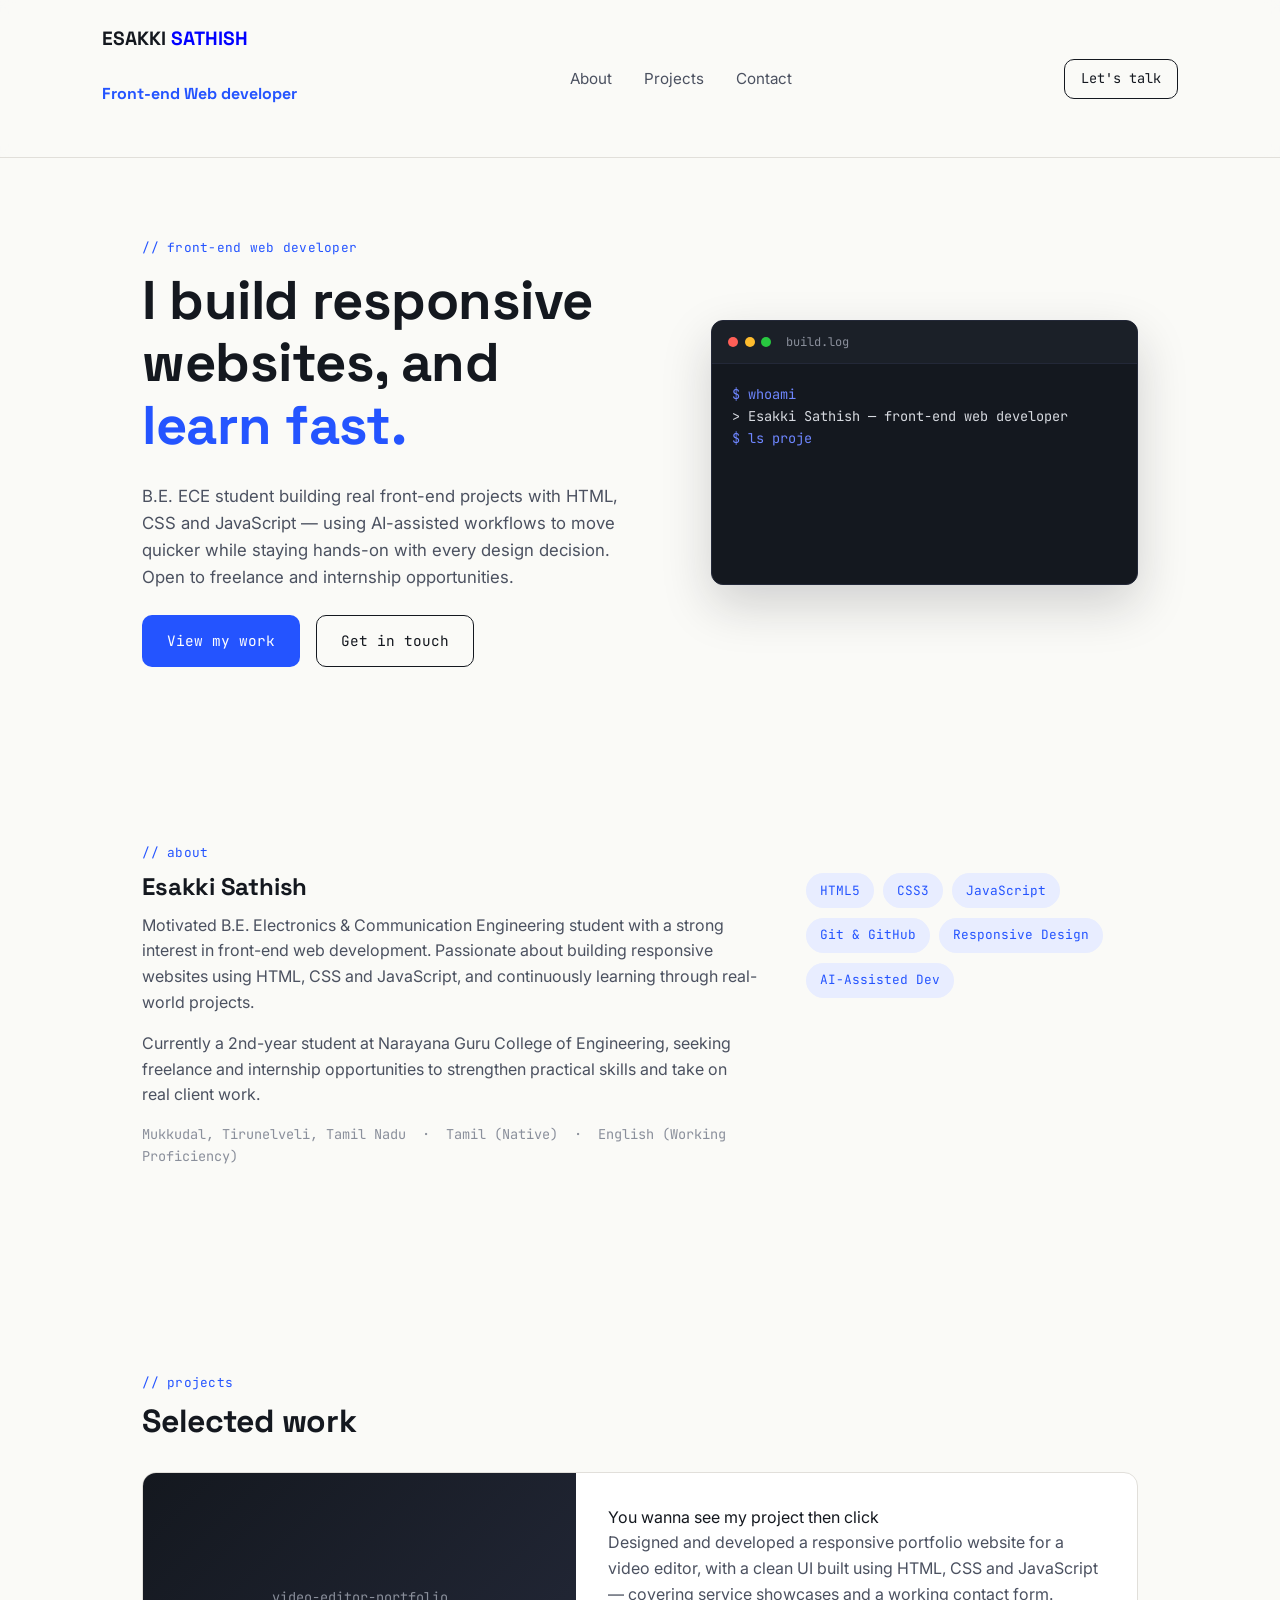
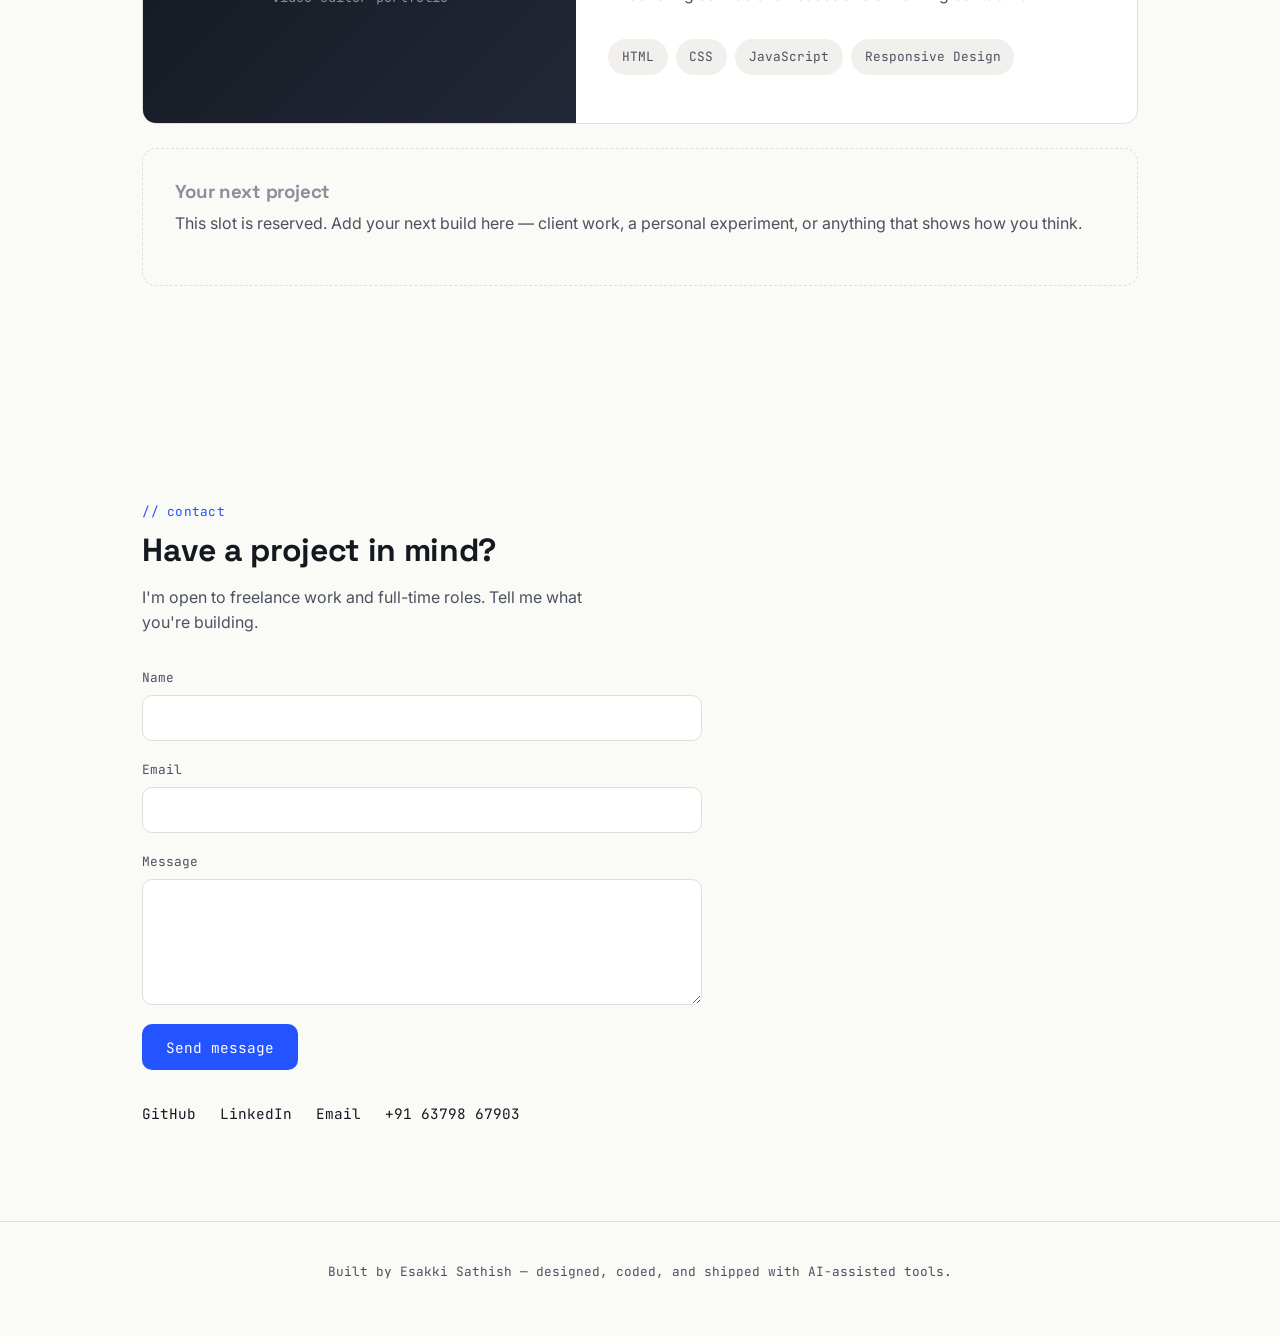
<file: index.html>
<!DOCTYPE html>
<html lang="en">
<head>
<meta charset="UTF-8">
<meta name="viewport" content="width=device-width, initial-scale=1.0">
<title>Esakki Sathish — Front-End Web Developer</title>
<meta name="description" content="Portfolio of Esakki Sathish, a front-end web developer building responsive, polished websites with AI-assisted workflows.">
<link rel="preconnect" href="https://fonts.googleapis.com">
<link rel="preconnect" href="https://fonts.gstatic.com" crossorigin>
<link href="https://fonts.googleapis.com/css2?family=Space+Grotesk:wght@500;600;700&family=Inter:wght@400;500;600&family=JetBrains+Mono:wght@400;500&display=swap" rel="stylesheet">
<link rel="stylesheet" href="style.css">
</head>
<body>

<header class="nav">
  <a href="#home" class="nav-logo">ESAKKI <span style="color:blue">SATHISH</span><span class="nav-dot"> <br><h5>Front-end Web developer</h5></span></a>
  <nav class="nav-links">
    <a href="#about">About</a>
    <a href="#projects">Projects</a>
    <a href="#contact">Contact</a>
  </nav>
  <a href="#contact" class="nav-cta">Let's talk</a>
</header>

<main>

  <!-- HERO -->
  <section id="home" class="hero">
    <div class="hero-copy">
      <p class="eyebrow">// front-end web developer</p>
      <h1>I build responsive<br>websites, and<br><span class="accent">learn fast.</span></h1>
      <p class="hero-sub">B.E. ECE student building real front-end projects with HTML, CSS and JavaScript — using AI-assisted workflows to move quicker while staying hands-on with every design decision. Open to freelance and internship opportunities.</p>
      <div class="hero-actions">
        <a href="#projects" class="btn btn-primary">View my work</a>
        <a href="#contact" class="btn btn-ghost">Get in touch</a>
      </div>
    </div>

    <div class="hero-terminal" aria-hidden="true">
      <div class="terminal-bar">
        <span class="dot dot-r"></span><span class="dot dot-y"></span><span class="dot dot-g"></span>
        <span class="terminal-title">build.log</span>
      </div>
      <div class="terminal-body" id="terminalBody"></div>
    </div>
  </section>

  <!-- ABOUT -->
  <section id="about" class="about">
    <p class="eyebrow">// about</p>
    <div class="about-grid">
      <div class="about-text">
        <h2>Esakki Sathish</h2>
        <p>Motivated B.E. Electronics &amp; Communication Engineering student with a strong interest in front-end web development. Passionate about building responsive websites using HTML, CSS and JavaScript, and continuously learning through real-world projects.</p>
        <p>Currently a 2nd-year student at Narayana Guru College of Engineering, seeking freelance and internship opportunities to strengthen practical skills and take on real client work.</p>
        <p class="about-meta">Mukkudal, Tirunelveli, Tamil Nadu &nbsp;·&nbsp; Tamil (Native) &nbsp;·&nbsp; English (Working Proficiency)</p>
      </div>
      <div class="about-skills">
        <span class="tag">HTML5</span>
        <span class="tag">CSS3</span>
        <span class="tag">JavaScript</span>
        <span class="tag">Git &amp; GitHub</span>
        <span class="tag">Responsive Design</span>
        <span class="tag">AI-Assisted Dev</span>
      </div>
    </div>
  </section>

  <!-- PROJECTS -->
  <section id="projects" class="projects">
    <p class="eyebrow">// projects</p>
    <h2>Selected work</h2>

    <article class="project-card">
      <div class="project-media">
        <div class="project-media-label">video-editor-portfolio</div>
      </div>
      <div class="project-info">
        <a href="https://kumarphotography.vercel.app/">You wanna see my project then click </a>
        <p>Designed and developed a responsive portfolio website for a video editor, with a clean UI built using HTML, CSS and JavaScript — covering service showcases and a working contact form.</p>
        <div class="project-tags">
          <span class="tag tag-mono">HTML</span>
          <span class="tag tag-mono">CSS</span>
          <span class="tag tag-mono">JavaScript</span>
          <span class="tag tag-mono">Responsive Design</span>
        </div>
      </div>
    </article>

    <article class="project-card project-card-placeholder">
      <div class="project-info">
        <h3>Your next project</h3>
        <p>This slot is reserved. Add your next build here — client work, a personal experiment, or anything that shows how you think.</p>
      </div>
    </article>
  </section>

  <!-- CONTACT -->
  <section id="contact" class="contact">
    <p class="eyebrow">// contact</p>
    <h2>Have a project in mind?</h2>
    <p class="contact-sub">I'm open to freelance work and full-time roles. Tell me what you're building.</p>

    <form class="contact-form" action="https://formsubmit.co/esakkisathish92@gmail.com" method="POST">
      <input type="hidden" name="_subject" value="New message from portfolio site">
      <input type="hidden" name="_next" value="https://esakkisathish-front-end-developer.vercel.app/thankyou.html">
      <!-- ^ replace with your live Vercel URL once deployed, e.g. https://esakki-sathish.vercel.app/thankyou.html -->
      <input type="hidden" name="_captcha" value="false">

      <div class="form-row">
        <label for="name">Name</label>
        <input type="text" id="name" name="name" required>
      </div>
      <div class="form-row">
        <label for="email">Email</label>
        <input type="email" id="email" name="email" required>
      </div>
      <div class="form-row">
        <label for="message">Message</label>
        <textarea id="message" name="message" rows="5" required></textarea>
      </div>
      <button type="submit" class="btn btn-primary">Send message</button>
    </form>

    <div class="contact-socials">
      <a href="https://github.com/sathish-dev-21" target="_blank" rel="noopener">GitHub</a>
      <a href="https://www.linkedin.com/in/esakki-sathish-1959a741b" target="_blank" rel="noopener">LinkedIn</a>
      <a href="mailto:esakkisathish92@gmail.com">Email</a>
      <a href="tel:+916379867903">+91 63798 67903</a>
    </div>
  </section>

</main>

<footer class="footer">
  <p>Built by Esakki Sathish — designed, coded, and shipped with AI-assisted tools.</p>
</footer>

<script src="script.js"></script>
</body>
</html>
</file>
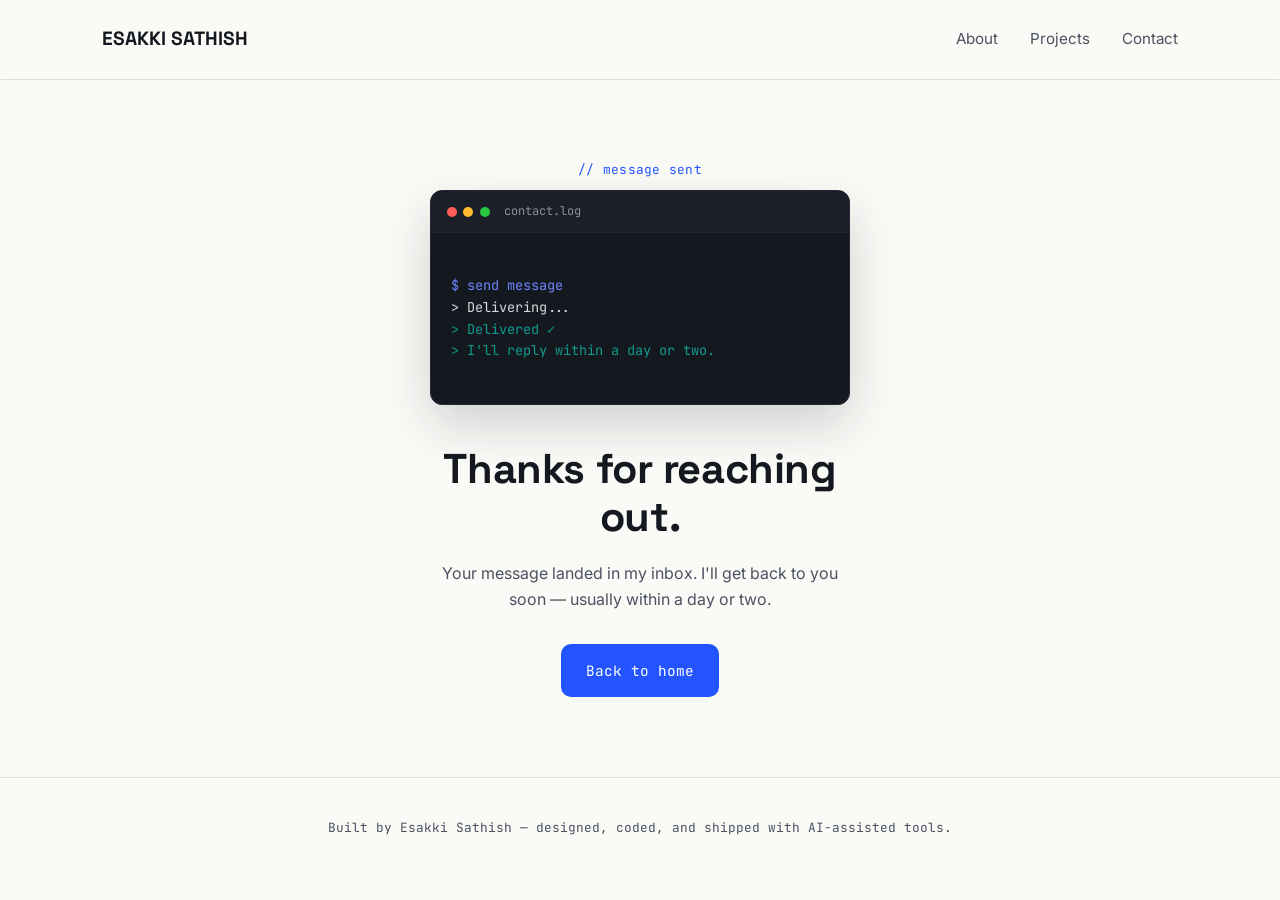
<file: thankyou.html>
<!DOCTYPE html>
<html lang="en">
<head>
<meta charset="UTF-8">
<meta name="viewport" content="width=device-width, initial-scale=1.0">
<title>Message Sent — Esakki Sathish</title>
<link rel="preconnect" href="https://fonts.googleapis.com">
<link rel="preconnect" href="https://fonts.gstatic.com" crossorigin>
<link href="https://fonts.googleapis.com/css2?family=Space+Grotesk:wght@500;600;700&family=Inter:wght@400;500;600&family=JetBrains+Mono:wght@400;500&display=swap" rel="stylesheet">
<link rel="stylesheet" href="style.css">
</head>
<body>

<header class="nav">
  <a href="index.html#home" class="nav-logo">ESAKKI SATHISH<span class="nav-dot"></span></a>
  <nav class="nav-links">
    <a href="index.html#about">About</a>
    <a href="index.html#projects">Projects</a>
    <a href="index.html#contact">Contact</a>
  </nav>
</header>

<main>
  <section class="thankyou">
    <p class="eyebrow">// message sent</p>
    <div class="thankyou-terminal" aria-hidden="true">
      <div class="terminal-bar">
        <span class="dot dot-r"></span><span class="dot dot-y"></span><span class="dot dot-g"></span>
        <span class="terminal-title">contact.log</span>
      </div>
      <div class="terminal-body">
<span class="line-prompt">$ send message</span>
> Delivering...
<span class="line-success">> Delivered ✓</span>
<span class="line-success">> I'll reply within a day or two.</span>
      </div>
    </div>
    <h1>Thanks for reaching out.</h1>
    <p class="thankyou-sub">Your message landed in my inbox. I'll get back to you soon — usually within a day or two.</p>
    <a href="index.html" class="btn btn-primary">Back to home</a>
  </section>
</main>

<footer class="footer">
  <p>Built by Esakki Sathish — designed, coded, and shipped with AI-assisted tools.</p>
</footer>

</body>
</html>
</file>
<file: style.css>
/* ===== Tokens ===== */
:root{
  --bg: #FAFAF7;
  --bg-alt: #F1F0EC;
  --ink: #14181F;
  --ink-soft: #4B5160;
  --ink-faint: #8A8F9B;
  --accent: #2454FF;
  --accent-soft: #E8EDFF;
  --accent2: #0F9B8E;
  --line: #E1DFDA;
  --radius: 10px;

  --font-display: 'Space Grotesk', sans-serif;
  --font-body: 'Inter', sans-serif;
  --font-mono: 'JetBrains Mono', monospace;
}

*{ box-sizing: border-box; }
html{ scroll-behavior: smooth; }

body{
  margin: 0;
  background: var(--bg);
  color: var(--ink);
  font-family: var(--font-body);
  line-height: 1.6;
  -webkit-font-smoothing: antialiased;
}

h1, h2, h3{
  font-family: var(--font-display);
  line-height: 1.15;
  margin: 0 0 0.5em;
  letter-spacing: -0.01em;
}

p{ margin: 0 0 1em; color: var(--ink-soft); }

a{ color: inherit; text-decoration: none; }
a:focus-visible, button:focus-visible, input:focus-visible, textarea:focus-visible{
  outline: 2px solid var(--accent);
  outline-offset: 2px;
}

.eyebrow{
  font-family: var(--font-mono);
  font-size: 0.8rem;
  color: var(--accent);
  letter-spacing: 0.02em;
  margin-bottom: 0.75em;
}

.accent{ color: var(--accent); }

section{
  padding: 6rem 8vw;
  max-width: 1200px;
  margin: 0 auto;
}

@media (max-width: 640px){
  section{ padding: 4rem 6vw; }
}

/* ===== Nav ===== */
.nav{
  display: flex;
  align-items: center;
  justify-content: space-between;
  padding: 1.5rem 8vw;
  position: sticky;
  top: 0;
  background: rgba(250,250,247,0.85);
  backdrop-filter: blur(8px);
  border-bottom: 1px solid var(--line);
  z-index: 10;
}

.nav-logo{
  font-family: var(--font-display);
  font-weight: 700;
  font-size: 1.2rem;
}
.nav-dot{ color: var(--accent); }

.nav-links{ display: flex; gap: 2rem; }
.nav-links a{ font-size: 0.95rem; color: var(--ink-soft); }
.nav-links a:hover{ color: var(--ink); }

.nav-cta{
  font-family: var(--font-mono);
  font-size: 0.85rem;
  border: 1px solid var(--ink);
  padding: 0.5rem 1rem;
  border-radius: var(--radius);
}
.nav-cta:hover{ background: var(--ink); color: var(--bg); }

@media (max-width: 640px){
  .nav-links{ display: none; }
}

/* ===== Hero ===== */
.hero{
  display: grid;
  grid-template-columns: 1.1fr 0.9fr;
  gap: 3rem;
  align-items: center;
  padding-top: 5rem;
  padding-bottom: 5rem;
}

.hero h1{
  font-size: clamp(2.2rem, 4.5vw, 3.4rem);
}

.hero-sub{
  max-width: 480px;
  font-size: 1.05rem;
}

.hero-actions{
  display: flex;
  gap: 1rem;
  margin-top: 1.5rem;
}

.btn{
  font-family: var(--font-mono);
  font-size: 0.9rem;
  padding: 0.85rem 1.5rem;
  border-radius: var(--radius);
  display: inline-block;
  border: 1px solid transparent;
  transition: transform 0.15s ease;
}
.btn:hover{ transform: translateY(-2px); }

.btn-primary{
  background: var(--accent);
  color: #fff;
}
.btn-primary:hover{ background: #1c46e0; }

.btn-ghost{
  border-color: var(--ink);
  color: var(--ink);
}
.btn-ghost:hover{ background: var(--ink); color: var(--bg); }

/* Terminal signature element */
.hero-terminal{
  background: #14181F;
  border-radius: 12px;
  overflow: hidden;
  box-shadow: 0 20px 50px rgba(20,24,31,0.18);
  border: 1px solid #232838;
}

.terminal-bar{
  display: flex;
  align-items: center;
  gap: 0.4rem;
  padding: 0.7rem 1rem;
  background: #1B2028;
  border-bottom: 1px solid #232838;
}

.dot{ width: 10px; height: 10px; border-radius: 50%; display: inline-block; }
.dot-r{ background: #FF5F57; }
.dot-y{ background: #FEBC2E; }
.dot-g{ background: #28C840; }

.terminal-title{
  margin-left: 0.5rem;
  font-family: var(--font-mono);
  font-size: 0.75rem;
  color: #8A8F9B;
}

.terminal-body{
  font-family: var(--font-mono);
  font-size: 0.85rem;
  color: #D7DAE0;
  padding: 1.25rem;
  min-height: 220px;
  white-space: pre-wrap;
}

.terminal-body .line-success{ color: var(--accent2); }
.terminal-body .line-prompt{ color: #6E86FF; }

.cursor{
  display: inline-block;
  width: 7px;
  height: 1em;
  background: #D7DAE0;
  vertical-align: text-bottom;
  animation: blink 1s step-end infinite;
}

@keyframes blink{ 50%{ opacity: 0; } }

@media (max-width: 900px){
  .hero{ grid-template-columns: 1fr; }
}

/* ===== About ===== */
.about-grid{
  display: grid;
  grid-template-columns: 1.3fr 0.7fr;
  gap: 3rem;
}

.about-meta{
  font-family: var(--font-mono);
  font-size: 0.85rem;
  color: var(--ink-faint);
}

.about-skills{
  display: flex;
  flex-wrap: wrap;
  gap: 0.6rem;
  align-content: flex-start;
}

.tag{
  font-family: var(--font-mono);
  font-size: 0.8rem;
  padding: 0.4rem 0.8rem;
  border-radius: 999px;
  background: var(--accent-soft);
  color: var(--accent);
  border: 1px solid transparent;
}

.tag-mono{
  background: var(--bg-alt);
  color: var(--ink-soft);
}

@media (max-width: 900px){
  .about-grid{ grid-template-columns: 1fr; }
}

/* ===== Projects ===== */
.projects h2{ font-size: 2rem; margin-bottom: 2rem; }

.project-card{
  display: grid;
  grid-template-columns: 0.9fr 1.1fr;
  gap: 2rem;
  background: #fff;
  border: 1px solid var(--line);
  border-radius: 14px;
  overflow: hidden;
  margin-bottom: 1.5rem;
}

.project-media{
  background: linear-gradient(135deg, #14181F, #232838);
  min-height: 220px;
  display: flex;
  align-items: center;
  justify-content: center;
  padding: 1rem;
}

.project-media-label{
  font-family: var(--font-mono);
  color: #8A8F9B;
  font-size: 0.85rem;
  text-align: center;
}

.project-info{
  padding: 2rem 2rem 2rem 0;
  display: flex;
  flex-direction: column;
  justify-content: center;
}

.project-card-placeholder{
  grid-template-columns: 1fr;
  border-style: dashed;
  background: transparent;
}
.project-card-placeholder .project-info{ padding: 2rem; }
.project-card-placeholder h3{ color: var(--ink-faint); }

.project-tags{
  display: flex;
  flex-wrap: wrap;
  gap: 0.5rem;
  margin: 1rem 0;
}

.project-link{
  font-family: var(--font-mono);
  font-size: 0.9rem;
  color: var(--accent);
  width: fit-content;
}
.project-link:hover{ text-decoration: underline; }

@media (max-width: 700px){
  .project-card{ grid-template-columns: 1fr; }
  .project-info{ padding: 2rem; }
}

/* ===== Contact ===== */
.contact h2{ font-size: 2rem; }
.contact-sub{ max-width: 480px; }

.contact-form{
  max-width: 560px;
  margin-top: 2rem;
  display: flex;
  flex-direction: column;
  gap: 1.2rem;
}

.form-row{ display: flex; flex-direction: column; gap: 0.4rem; }

.form-row label{
  font-family: var(--font-mono);
  font-size: 0.8rem;
  color: var(--ink-soft);
}

.form-row input, .form-row textarea{
  font-family: var(--font-body);
  font-size: 1rem;
  padding: 0.75rem 1rem;
  border: 1px solid var(--line);
  border-radius: var(--radius);
  background: #fff;
  color: var(--ink);
}

.form-row input:focus, .form-row textarea:focus{
  border-color: var(--accent);
}

.contact-form .btn{ width: fit-content; border: none; cursor: pointer; }

.contact-socials{
  display: flex;
  flex-wrap: wrap;
  gap: 1rem 1.5rem;
  margin-top: 2rem;
  font-family: var(--font-mono);
  font-size: 0.9rem;
}
.contact-socials a:hover{ color: var(--accent); }

/* ===== Thank-you page ===== */
.thankyou{
  text-align: center;
  padding-top: 5rem;
  padding-bottom: 5rem;
  max-width: 640px;
}

.thankyou .eyebrow{ justify-content: center; }

.thankyou-terminal{
  background: #14181F;
  border-radius: 12px;
  overflow: hidden;
  box-shadow: 0 20px 50px rgba(20,24,31,0.18);
  border: 1px solid #232838;
  text-align: left;
  margin: 0 auto 2.5rem;
  max-width: 420px;
}

.thankyou-terminal .terminal-body{
  min-height: auto;
}

.thankyou h1{
  font-size: clamp(1.8rem, 4vw, 2.6rem);
}

.thankyou-sub{
  margin: 0 auto 2rem;
  max-width: 480px;
}

.footer{
  text-align: center;
  padding: 2.5rem 8vw;
  border-top: 1px solid var(--line);
  font-family: var(--font-mono);
  font-size: 0.8rem;
  color: var(--ink-faint);
         }
</file>
